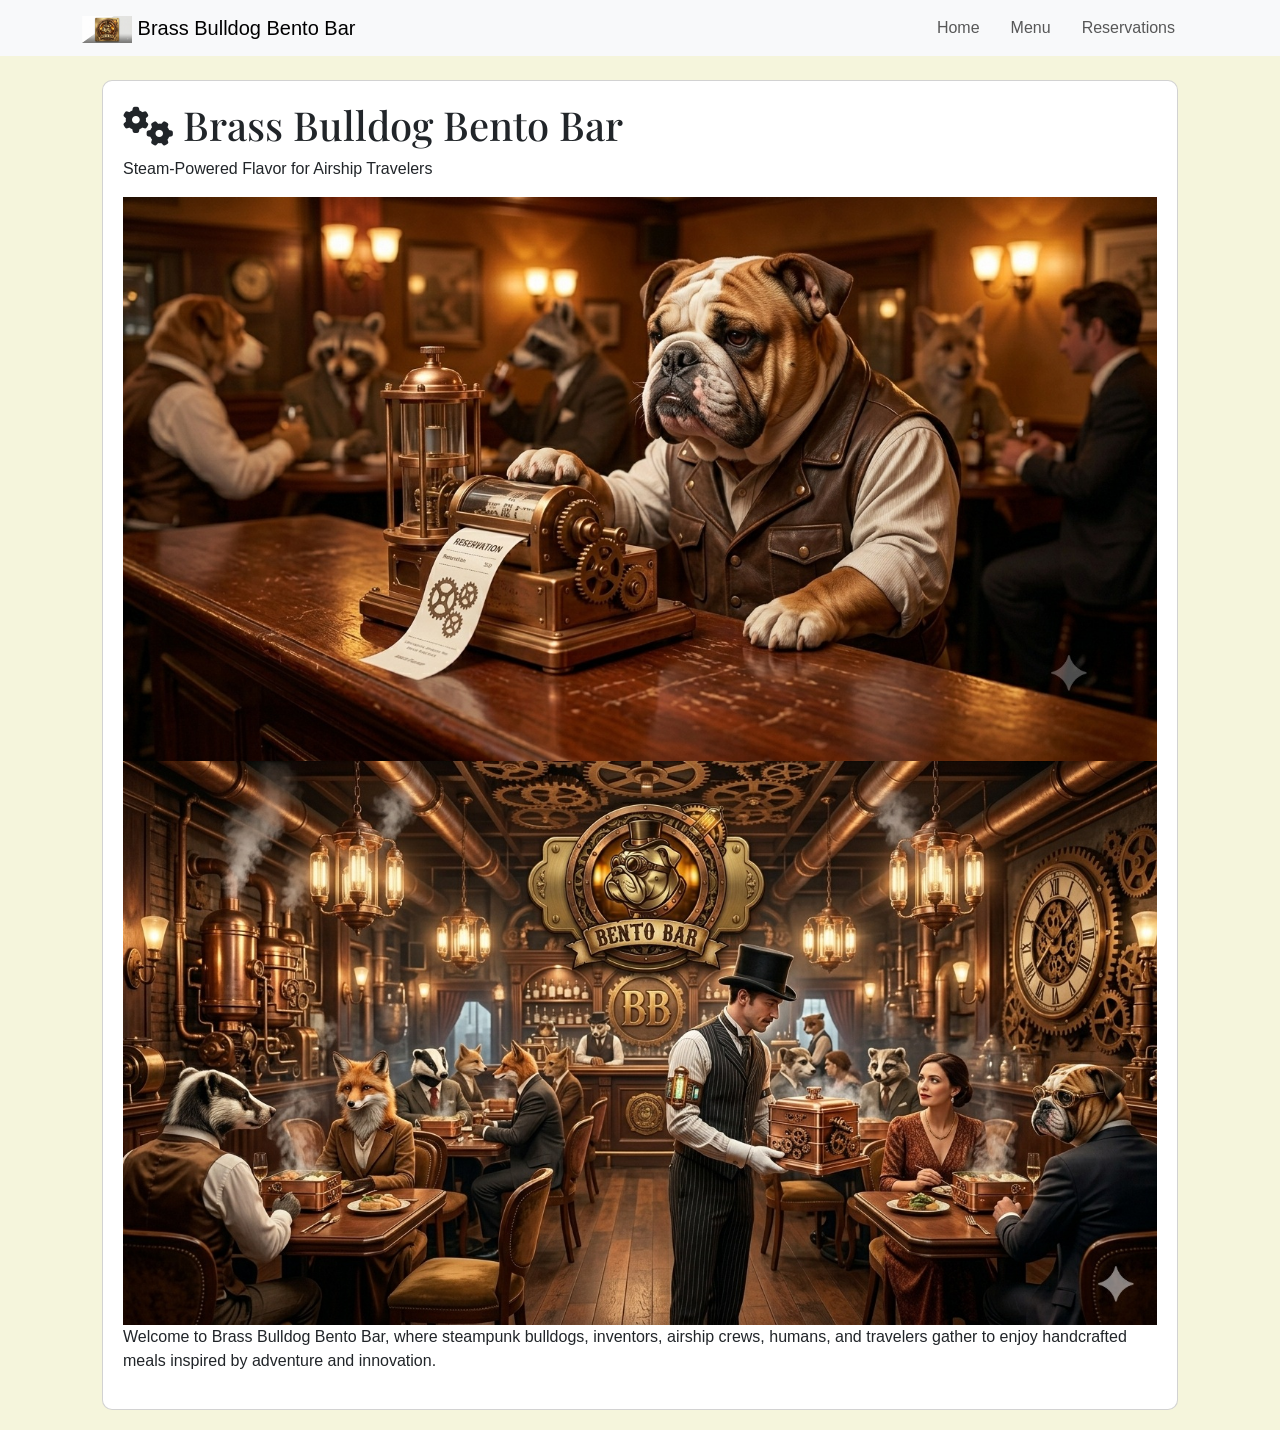
<file: Lab2-Restaurant/index.html>
<!DOCTYPE html>
<html lang="en">
<head>
    <meta charset="UTF-8">
    <meta name="viewport" content="width=device-width, initial-scale=1.0">

    <title>Brass Bulldog Bento Bar</title>

    <link href="https://cdn.jsdelivr.net/npm/bootstrap@5.3.8/dist/css/bootstrap.min.css" rel="stylesheet">

    <link rel="stylesheet" href="styles.css">

    <link rel="stylesheet"
href="https://cdnjs.cloudflare.com/ajax/libs/font-awesome/6.5.1/css/all.min.css">
</head>
<body>

<nav class="navbar navbar-expand-lg navbar-light bg-light">
    <div class="container">

        <a class="navbar-brand" href="index.html">
            <img src="images/logo.png" alt="Brass Bulldog Bento Bar Logo" width="50">
            Brass Bulldog Bento Bar
        </a>

        <button class="navbar-toggler" type="button"
                data-bs-toggle="collapse"
                data-bs-target="#navbarNav">
            <span class="navbar-toggler-icon"></span>
        </button>

        <div class="collapse navbar-collapse" id="navbarNav">
            <ul class="navbar-nav ms-auto">

                <li class="nav-item">
                    <a class="nav-link" href="index.html">Home</a>
                </li>

                <li class="nav-item">
                    <a class="nav-link" href="menu.html">Menu</a>
                </li>

                <li class="nav-item">
                    <a class="nav-link" href="reservations.html">Reservations</a>
                </li>

            </ul>
        </div>

    </div>
</nav>

<div class="container mt-4">

    <div class="card">

        <h1>
        <i class="fa-solid fa-gears"></i>
        Brass Bulldog Bento Bar
        </h1>

        <p>Steam-Powered Flavor for Airship Travelers</p>

        <img src="images/img1.jpg"
             alt="Steampunk restaurant interior">
        
        <img src="images/img2.jpg"
             alt="Steam-powered bulldog dining room">

        <p>
            Welcome to Brass Bulldog Bento Bar, where steampunk bulldogs,
            inventors, airship crews, humans, and travelers gather to enjoy
            handcrafted meals inspired by adventure and innovation.
        </p>

    </div>

</div>

    <script src="https://cdn.jsdelivr.net/npm/bootstrap@5.3.8/dist/js/bootstrap.bundle.min.js"></script>
    <script src="script.js"></script>

</body>
</html>
</file>
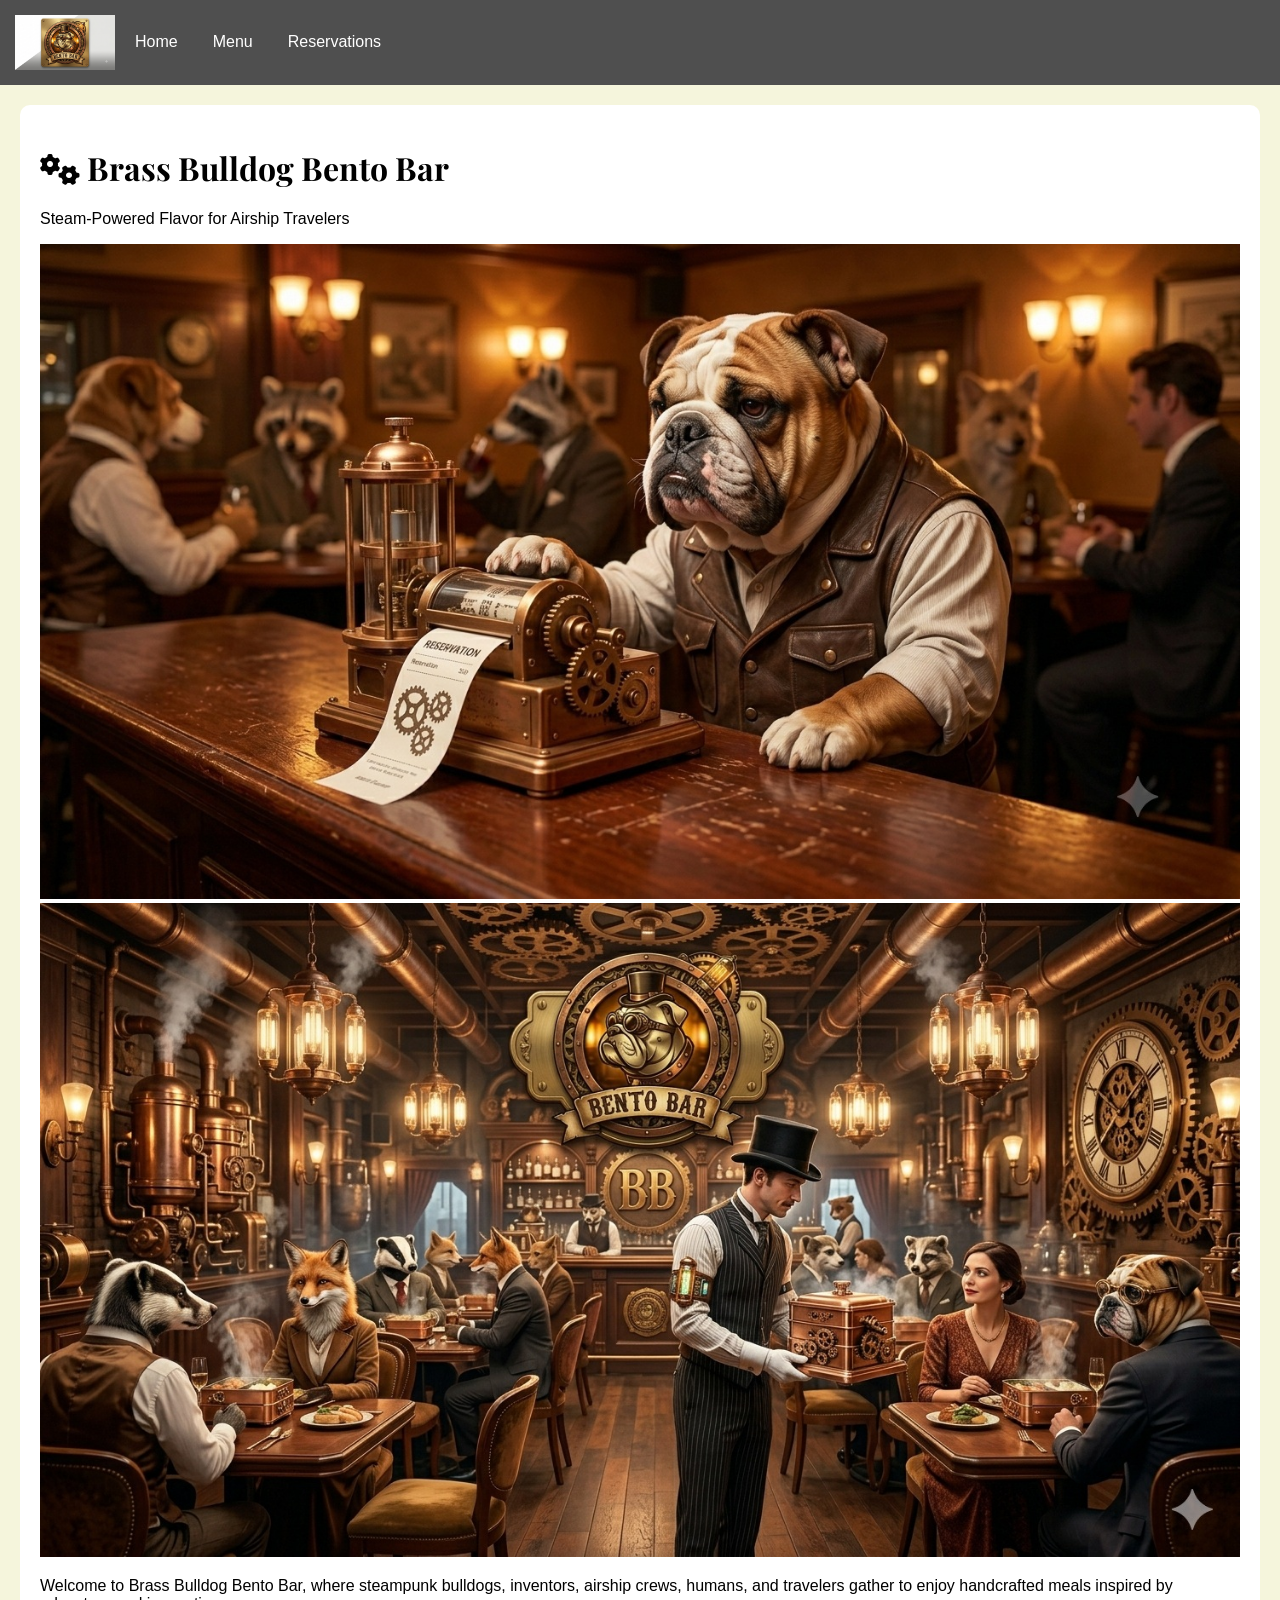
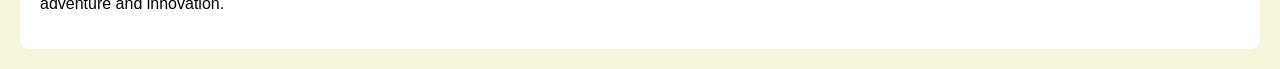
<file: restaurant-site/index.html>
<!DOCTYPE html>
<html lang="en">
<head>
    <meta charset="UTF-8">
    <meta name="viewport" content="width=device-width, initial-scale=1.0">
    <title>Brass Bulldog Bento Bar</title>
    <link rel="stylesheet" href="styles.css">
    <link rel="stylesheet"
href="https://cdnjs.cloudflare.com/ajax/libs/font-awesome/6.5.1/css/all.min.css">
</head>
<body>

    <nav>
        <img src="images/logo.png" alt="Brass Bulldog Bento Bar Logo" width="100">

        <a href="index.html">Home</a>
        <a href="menu.html">Menu</a>
        <a href="reservations.html">Reservations</a>
    </nav>

   <div class="card">

        <h1>
        <i class="fa-solid fa-gears"></i>
        Brass Bulldog Bento Bar
        </h1>

        <p>Steam-Powered Flavor for Airship Travelers</p>

        <img src="images/img1.jpg"
             alt="Steampunk restaurant interior">
        
        <img src="images/img2.jpg"
             alt="Steam-powered bulldog dining room">

        <p>
            Welcome to Brass Bulldog Bento Bar, where steampunk bulldogs,
            inventors, airship crews, humans, and travelers gather to enjoy
            handcrafted meals inspired by adventure and innovation.
        </p>

    </div>

</body>
</html>
</file>
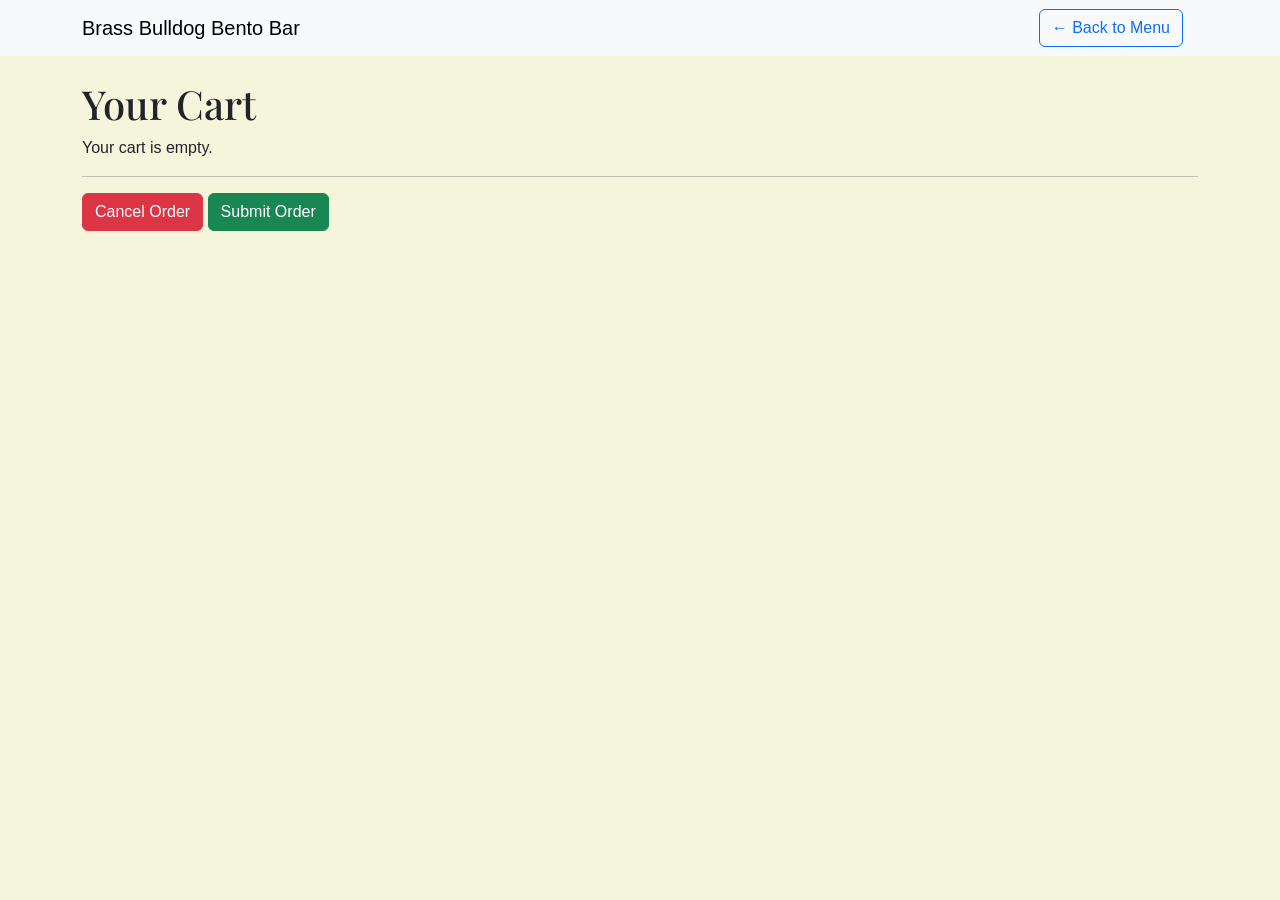
<file: Lab2-Restaurant/cart.html>
<!DOCTYPE html>
<html lang="en">
<head>
    <meta charset="UTF-8">
    <meta name="viewport" content="width=device-width, initial-scale=1.0">
    <title>Your Cart - Brass Bulldog Bento Bar</title>

    <link href="https://cdn.jsdelivr.net/npm/bootstrap@5.3.8/dist/css/bootstrap.min.css" rel="stylesheet">
    <link rel="stylesheet" href="styles.css">
</head>

<body>

<nav class="navbar navbar-expand-lg navbar-light bg-light">
    <div class="container">

        <a class="navbar-brand" href="index.html">
            Brass Bulldog Bento Bar
        </a>

        <div class="ms-auto">
            <a href="menu.html" class="btn btn-outline-primary">
                ← Back to Menu
            </a>
        </div>

    </div>
</nav>

<div class="container mt-4">

    <h1>Your Cart</h1>

    <div id="cartContainer"></div>

    <hr>

    <div id="cartSummary" class="mt-3"></div>

    <!-- MODAL TRIGGERS -->
    <div class="mt-3">
        <button class="btn btn-danger" data-bs-toggle="modal" data-bs-target="#cancelModal">
            Cancel Order
        </button>

        <button class="btn btn-success" data-bs-toggle="modal" data-bs-target="#submitModal">
            Submit Order
        </button>
    </div>

</div>

<!-- CANCEL MODAL -->
<div class="modal fade" id="cancelModal" tabindex="-1">
  <div class="modal-dialog">
    <div class="modal-content">

      <div class="modal-header">
        <h5 class="modal-title">Cancel Order</h5>
        <button type="button" class="btn-close" data-bs-dismiss="modal"></button>
      </div>

      <div class="modal-body">
        Are you sure you want to cancel your order? Your cart will be cleared.
      </div>

      <div class="modal-footer">
        <button class="btn btn-secondary" data-bs-dismiss="modal">
            Keep Order
        </button>

        <button class="btn btn-danger" onclick="confirmCancel()">
            Yes, Cancel
        </button>
      </div>

    </div>
  </div>
</div>

<!-- SUBMIT MODAL -->
<div class="modal fade" id="submitModal" tabindex="-1">
  <div class="modal-dialog">
    <div class="modal-content">

      <div class="modal-header">
        <h5 class="modal-title">Submit Order</h5>
        <button type="button" class="btn-close" data-bs-dismiss="modal"></button>
      </div>

      <div class="modal-body">
        Confirm your order? This will finalize your purchase and clear your cart.
      </div>

      <div class="modal-footer">
        <button class="btn btn-secondary" data-bs-dismiss="modal">
            Go Back
        </button>

        <button class="btn btn-success" onclick="confirmSubmit()">
            Place Order
        </button>
      </div>

    </div>
  </div>
</div>

<!-- SCRIPTS (IMPORTANT ORDER) -->
<script src="https://cdn.jsdelivr.net/npm/bootstrap@5.3.8/dist/js/bootstrap.bundle.min.js"></script>
<script src="script.js"></script>

</body>
</html>
</file>
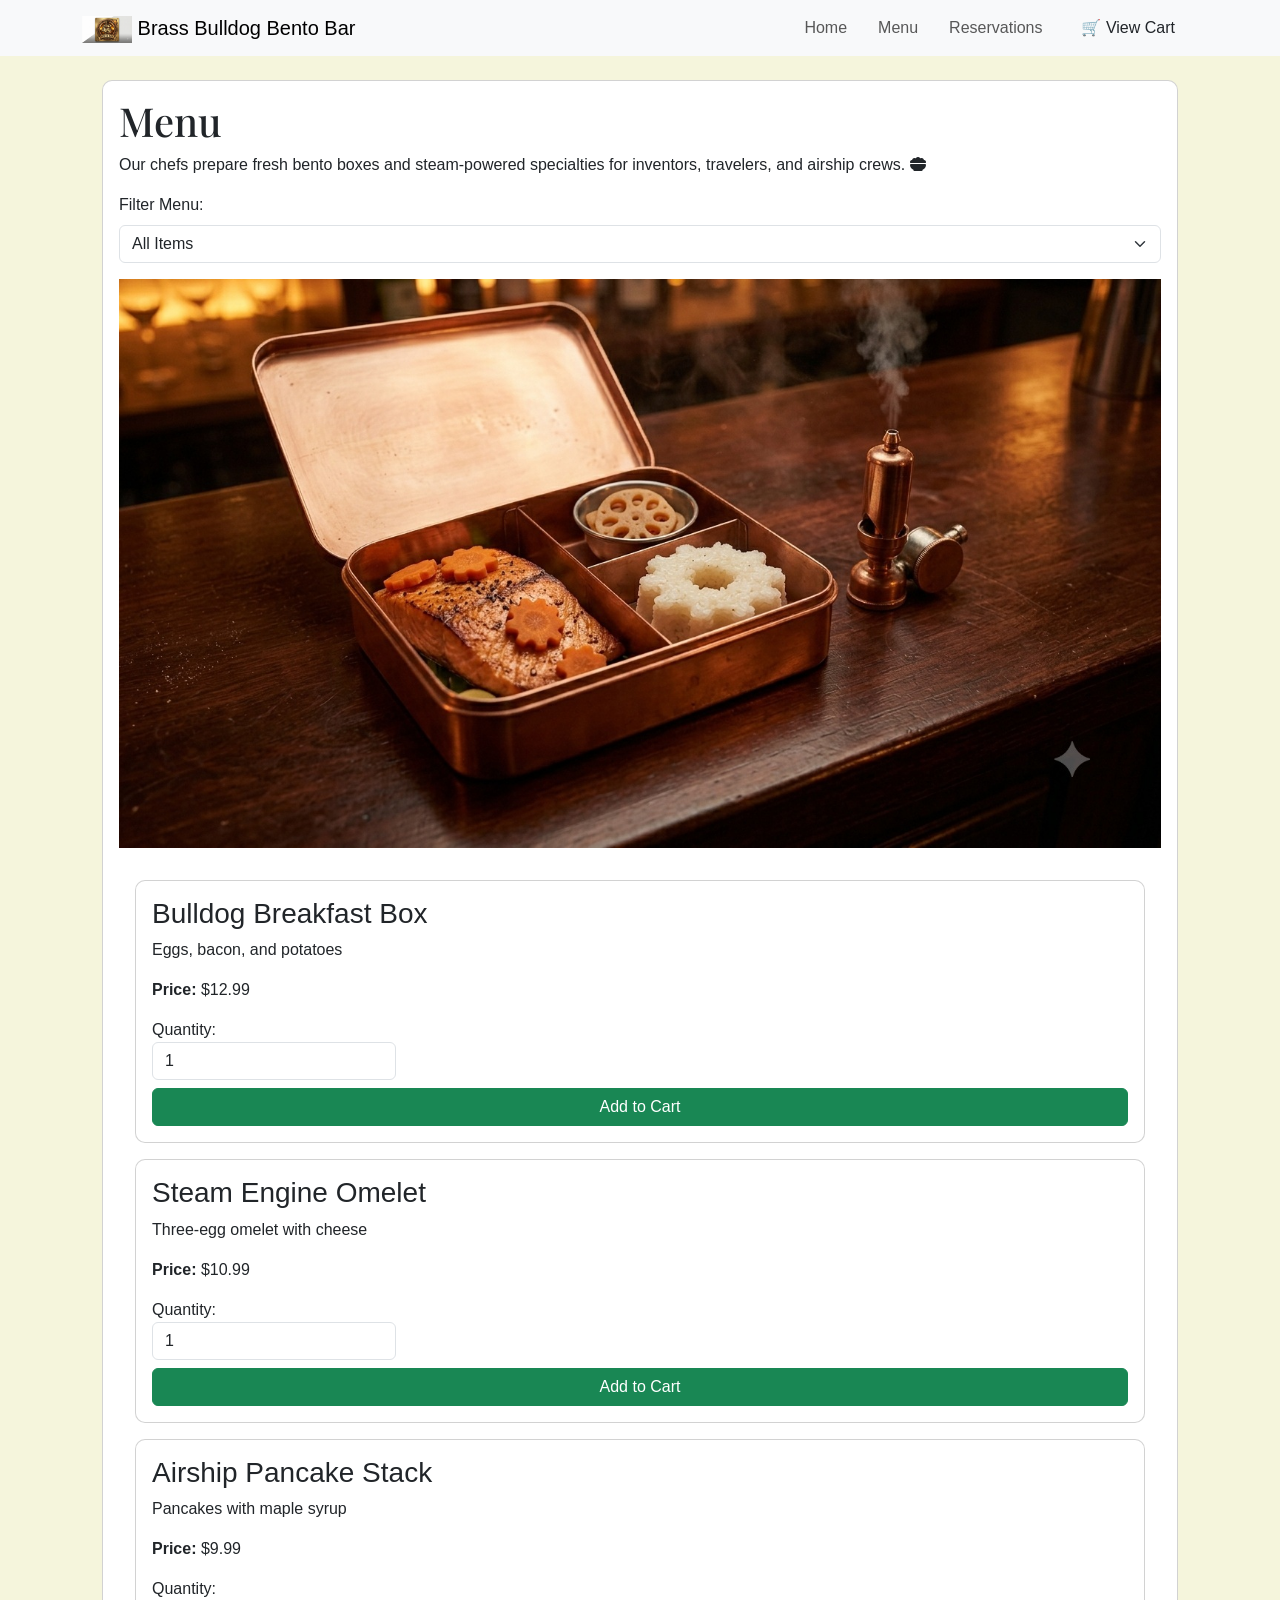
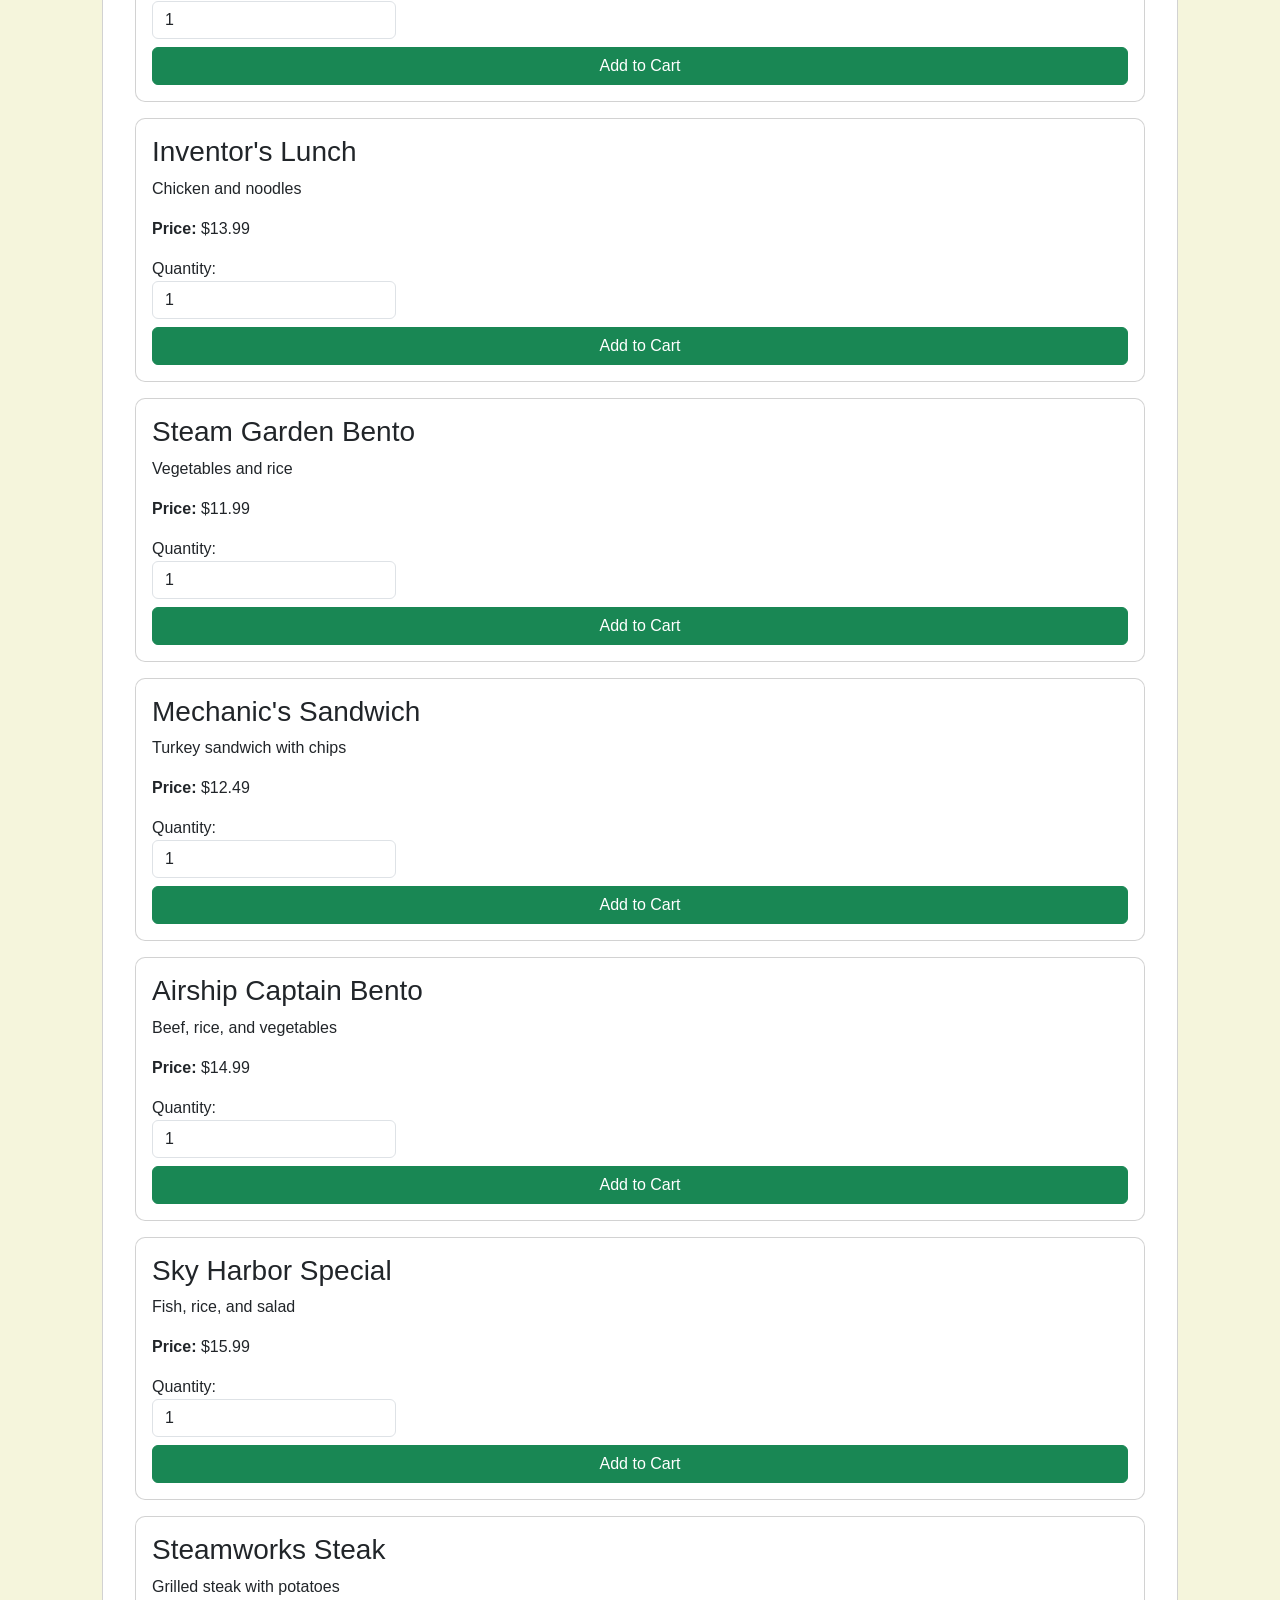
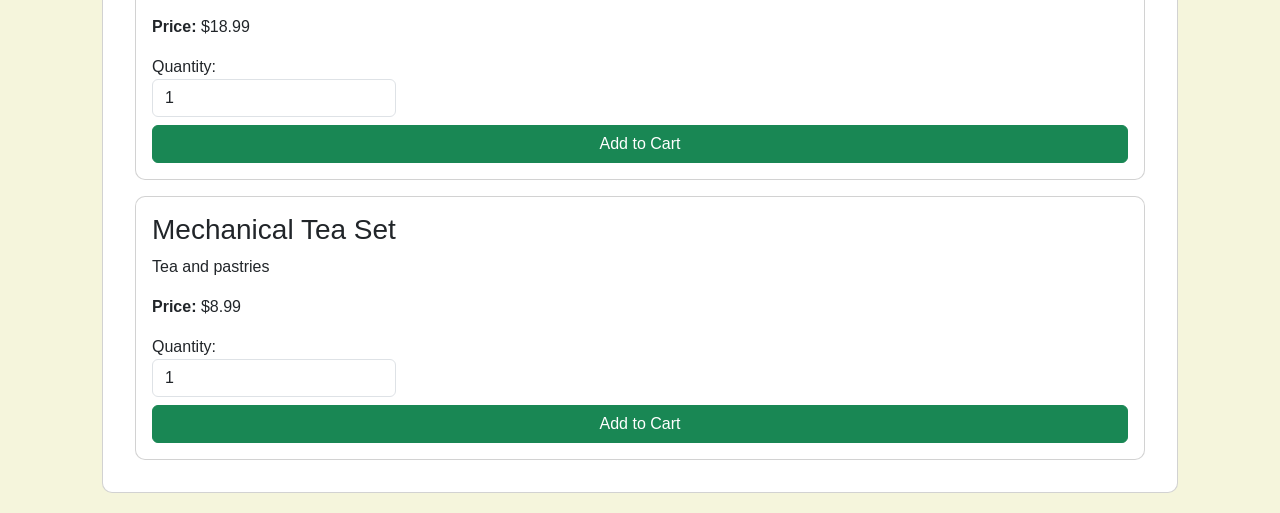
<file: Lab2-Restaurant/menu.html>
<!DOCTYPE html>
<html lang="en">
<head>
    <meta charset="UTF-8">
    <meta name="viewport" content="width=device-width, initial-scale=1.0">
    <title>Menu - Brass Bulldog Bento Bar</title>

    <link href="https://cdn.jsdelivr.net/npm/bootstrap@5.3.8/dist/css/bootstrap.min.css" rel="stylesheet">

    <link rel="stylesheet" href="styles.css">

    <link rel="stylesheet"
href="https://cdnjs.cloudflare.com/ajax/libs/font-awesome/6.5.1/css/all.min.css">
</head>
<body>

<nav class="navbar navbar-expand-lg navbar-light bg-light">
    <div class="container">

        <a class="navbar-brand" href="index.html">
            <img src="images/logo.png" alt="Brass Bulldog Bento Bar Logo" width="50">
            Brass Bulldog Bento Bar
        </a>

        <button class="navbar-toggler" type="button"
                data-bs-toggle="collapse"
                data-bs-target="#navbarNav">
            <span class="navbar-toggler-icon"></span>
        </button>

        <div class="collapse navbar-collapse" id="navbarNav">
            <ul class="navbar-nav ms-auto">

                <li class="nav-item">
                    <a class="nav-link" href="index.html">Home</a>
                </li>

                <li class="nav-item">
                    <a class="nav-link" href="menu.html">Menu</a>
                </li>

                <li class="nav-item">
                    <a class="nav-link" href="reservations.html">Reservations</a>
                </li>

                <!-- CART BUTTON -->
                <li class="nav-item">
                    <a class="nav-link btn btn-warning text-dark ms-2" href="cart.html">
                        🛒 View Cart
                    </a>
                </li>

            </ul>
        </div>

    </div>
</nav>

<div class="container mt-4">

<div class="card p-3">

<h1>Menu</h1>

<p>
Our chefs prepare fresh bento boxes and steam-powered specialties
for inventors, travelers, and airship crews.
<i class="fa-solid fa-bowl-food"></i>
</p>

<!-- FILTER DROPDOWN -->
<div class="mb-3">
    <label for="categoryFilter" class="form-label">Filter Menu:</label>

    <select id="categoryFilter" class="form-select">
        <option value="All">All Items</option>
        <option value="Breakfast">Breakfast</option>
        <option value="Lunch">Lunch</option>
        <option value="Dinner">Dinner</option>
    </select>
</div>

<img src="images/img3.jpg"
     alt="Bento meal selection"
     class="img-fluid mb-3">

<div id="menuContainer"></div>

</div>

</div>

<script src="https://cdn.jsdelivr.net/npm/bootstrap@5.3.8/dist/js/bootstrap.bundle.min.js"></script>
<script src="script.js"></script>

</body>
</html>
</file>
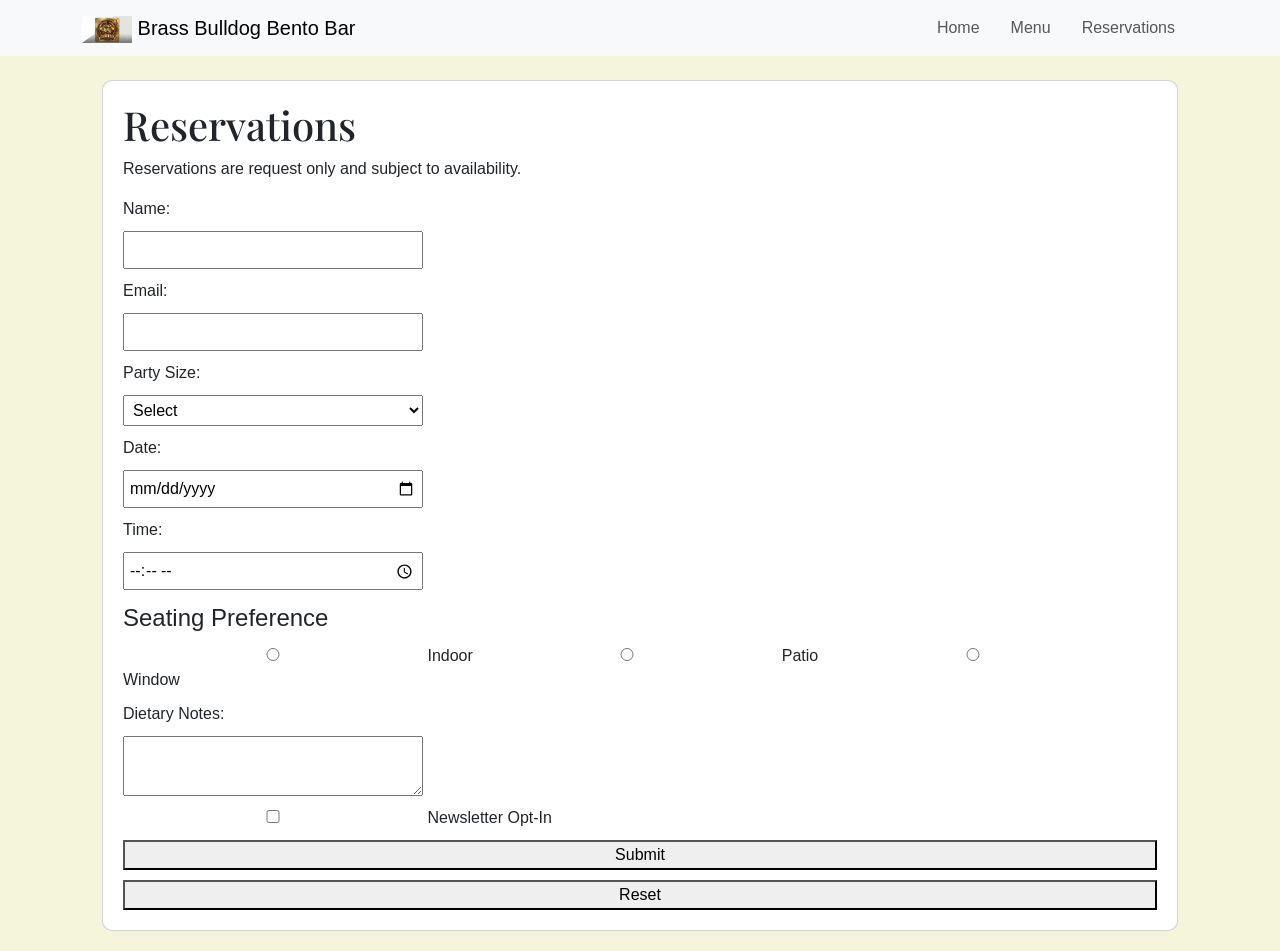
<file: Lab2-Restaurant/reservations.html>
<!DOCTYPE html>
<html lang="en">
<head>
    <meta charset="UTF-8">
    <meta name="viewport" content="width=device-width, initial-scale=1.0">
    <title>Reservations - Brass Bulldog Bento Bar</title>

    <link href="https://cdn.jsdelivr.net/npm/bootstrap@5.3.8/dist/css/bootstrap.min.css" rel="stylesheet">

    <link rel="stylesheet" href="styles.css">

    <link rel="stylesheet"
href="https://cdnjs.cloudflare.com/ajax/libs/font-awesome/6.5.1/css/all.min.css">
</head>
<body>

<nav class="navbar navbar-expand-lg navbar-light bg-light">
    <div class="container">

        <a class="navbar-brand" href="index.html">
            <img src="images/logo.png" alt="Brass Bulldog Bento Bar Logo" width="50">
            Brass Bulldog Bento Bar
        </a>

        <button class="navbar-toggler" type="button"
                data-bs-toggle="collapse"
                data-bs-target="#navbarNav">
            <span class="navbar-toggler-icon"></span>
        </button>

        <div class="collapse navbar-collapse" id="navbarNav">
            <ul class="navbar-nav ms-auto">

                <li class="nav-item">
                    <a class="nav-link" href="index.html">Home</a>
                </li>

                <li class="nav-item">
                    <a class="nav-link" href="menu.html">Menu</a>
                </li>

                <li class="nav-item">
                    <a class="nav-link" href="reservations.html">Reservations</a>
                </li>

            </ul>
        </div>

    </div>
</nav>
<div class="container mt-4">

<div class="card">

<h1>Reservations</h1>

<p>
Reservations are request only and subject to availability.
</p>

<form id="reservationForm">

<label for="name">Name:</label>
<input type="text" id="name">

<label for="email">Email:</label>
<input type="text" id="email">

<label for="party">Party Size:</label>
<select id="party">
<option value="">Select</option>
<option>1</option>
<option>2</option>
<option>3</option>
<option>4</option>
<option>5</option>
<option>6</option>
<option>7</option>
<option>8</option>
</select>

<label for="date">Date:</label>
<input type="date" id="date">

<label for="time">Time:</label>
<input type="time" id="time">

<fieldset>
<legend>Seating Preference</legend>

<input type="radio" name="seat" id="indoor">
<label for="indoor">Indoor</label>

<input type="radio" name="seat" id="patio">
<label for="patio">Patio</label>

<input type="radio" name="seat" id="window">
<label for="window">Window</label>

</fieldset>

<label for="notes">Dietary Notes:</label>
<textarea id="notes"></textarea>

<label>
<input type="checkbox">
Newsletter Opt-In
</label>

<button type="submit">Submit</button>
<button type="reset">Reset</button>

</form>

</div>

</div>

<script src="https://cdn.jsdelivr.net/npm/bootstrap@5.3.8/dist/js/bootstrap.bundle.min.js"></script>
<script src="script.js"></script>

</body>
</html>
</file>
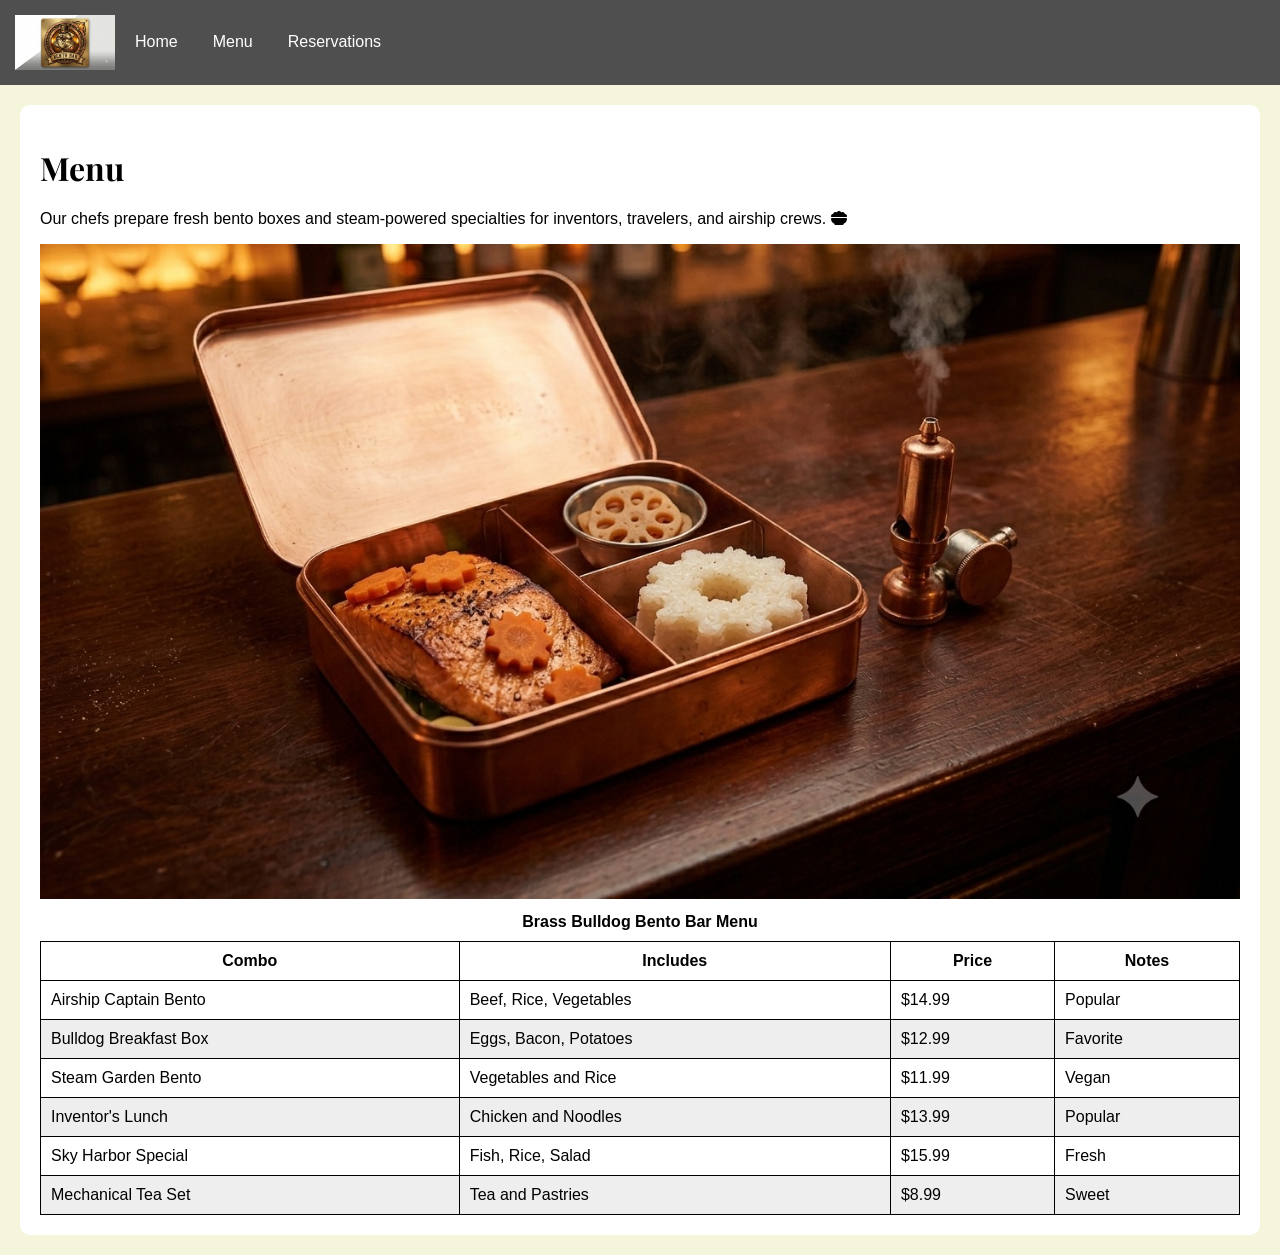
<file: restaurant-site/menu.html>
<!DOCTYPE html>
<html lang="en">
<head>
    <meta charset="UTF-8">
    <meta name="viewport" content="width=device-width, initial-scale=1.0">
    <title>Menu - Brass Bulldog Bento Bar</title>
    <link rel="stylesheet" href="styles.css">
    <link rel="stylesheet"
href="https://cdnjs.cloudflare.com/ajax/libs/font-awesome/6.5.1/css/all.min.css">
</head>
<body>

<nav>
    <img src="images/logo.png" alt="Brass Bulldog Bento Bar Logo" width="100">

    <a href="index.html">Home</a>
    <a href="menu.html">Menu</a>
    <a href="reservations.html">Reservations</a>
</nav>

<div class="card">

<h1>Menu</h1>

<p>
Our chefs prepare fresh bento boxes and steam-powered specialties
for inventors, travelers, and airship crews.
<i class="fa-solid fa-bowl-food"></i>
</p>

<img src="images/img3.jpg"
     alt="Bento meal selection">

<table>

<caption>Brass Bulldog Bento Bar Menu</caption>

<thead>
<tr>
    <th>Combo</th>
    <th>Includes</th>
    <th>Price</th>
    <th>Notes</th>
</tr>
</thead>

<tbody>
<tr>
    <td>Airship Captain Bento</td>
    <td>Beef, Rice, Vegetables</td>
    <td>$14.99</td>
    <td>Popular</td>
</tr>

<tr>
    <td>Bulldog Breakfast Box</td>
    <td>Eggs, Bacon, Potatoes</td>
    <td>$12.99</td>
    <td>Favorite</td>
</tr>

<tr>
    <td>Steam Garden Bento</td>
    <td>Vegetables and Rice</td>
    <td>$11.99</td>
    <td>Vegan</td>
</tr>

<tr>
    <td>Inventor's Lunch</td>
    <td>Chicken and Noodles</td>
    <td>$13.99</td>
    <td>Popular</td>
</tr>

<tr>
    <td>Sky Harbor Special</td>
    <td>Fish, Rice, Salad</td>
    <td>$15.99</td>
    <td>Fresh</td>
</tr>

<tr>
    <td>Mechanical Tea Set</td>
    <td>Tea and Pastries</td>
    <td>$8.99</td>
    <td>Sweet</td>
</tr>
</tbody>

</table>

</div>

</body>
</html>
</file>
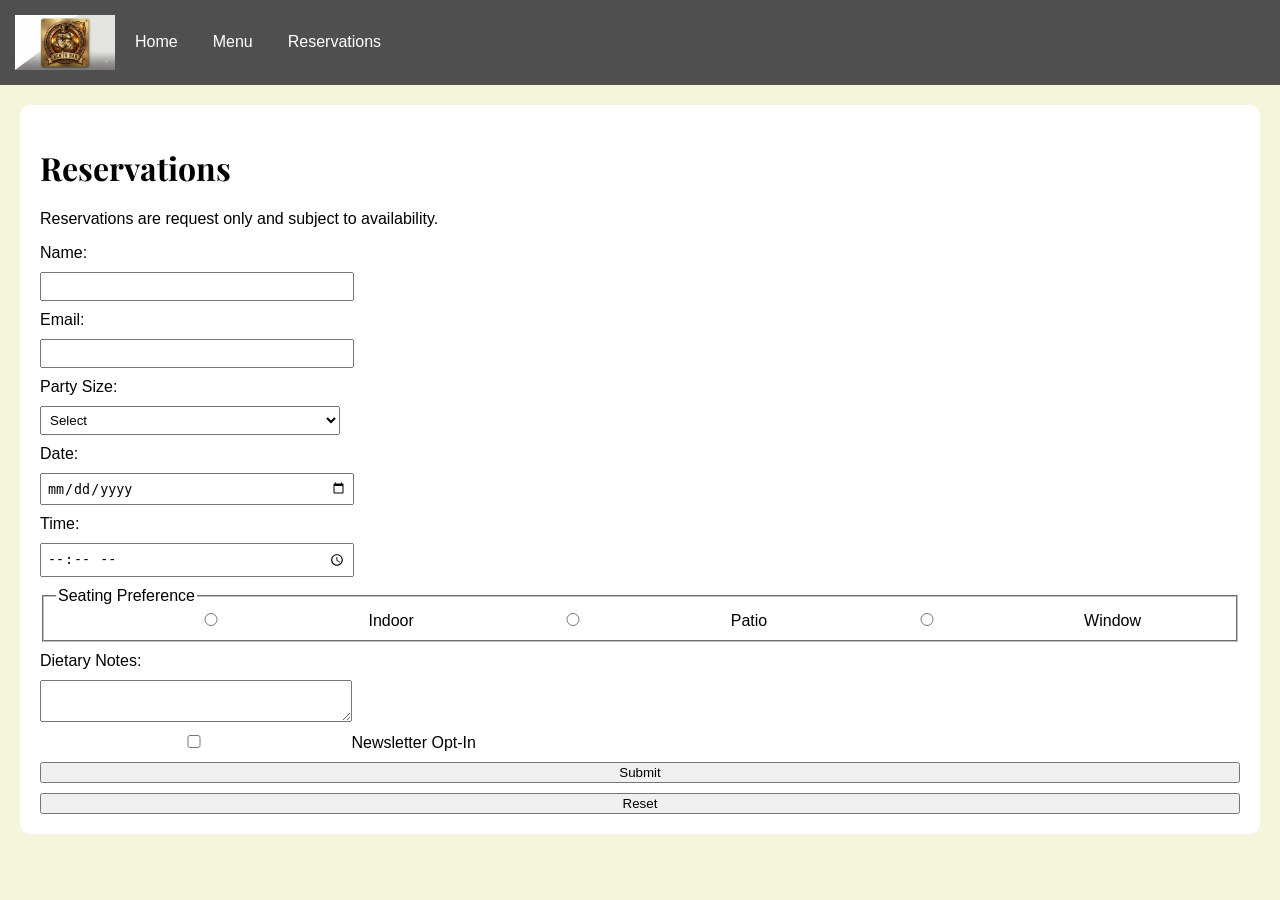
<file: restaurant-site/reservations.html>
<!DOCTYPE html>
<html lang="en">
<head>
    <meta charset="UTF-8">
    <meta name="viewport" content="width=device-width, initial-scale=1.0">
    <title>Reservations - Brass Bulldog Bento Bar</title>
    <link rel="stylesheet" href="styles.css">
    <link rel="stylesheet"
href="https://cdnjs.cloudflare.com/ajax/libs/font-awesome/6.5.1/css/all.min.css">
</head>
<body>

<nav>
    <img src="images/logo.png" alt="Brass Bulldog Bento Bar Logo" width="100">

    <a href="index.html">Home</a>
    <a href="menu.html">Menu</a>
    <a href="reservations.html">Reservations</a>
</nav>

<div class="card">

<h1>Reservations</h1>

<p>
Reservations are request only and subject to availability.
</p>

<form>

<label for="name">Name:</label>
<input type="text" id="name" maxlength="20" required>

<label for="email">Email:</label>
<input type="email" id="email" required>

<label for="party">Party Size:</label>
<select id="party" required>
<option value="">Select</option>
<option>1</option>
<option>2</option>
<option>3</option>
<option>4</option>
<option>5</option>
<option>6</option>
<option>7</option>
<option>8</option>
</select>

<label for="date">Date:</label>
<input type="date" id="date" required>

<label for="time">Time:</label>
<input type="time" id="time" required>

<fieldset>
<legend>Seating Preference</legend>

<input type="radio" name="seat" id="indoor">
<label for="indoor">Indoor</label>

<input type="radio" name="seat" id="patio">
<label for="patio">Patio</label>

<input type="radio" name="seat" id="window">
<label for="window">Window</label>

</fieldset>

<label for="notes">Dietary Notes:</label>
<textarea id="notes" maxlength="30"></textarea>

<label>
<input type="checkbox">
Newsletter Opt-In
</label>

<button type="submit">Submit</button>
<button type="reset">Reset</button>

</form>

</div>

</body>
</html>
</file>
<file: Lab2-Restaurant/styles.css>
/*
Color Theme:
Brass Gold, Cream, Steam Gray
Font Awesome: 
Gear icon is used in the Home Page h1.
Food bowl on menu page at the end of the paragraph
*/

@import url('https://fonts.googleapis.com/css2?family=Playfair+Display:wght@700&display=swap');

body {
    font-family: Arial, sans-serif;
    background-color: #f5f5dc;
    margin: 0;
}

h1 {
    font-family: 'Playfair Display', serif;
}

nav {
    display: flex;
    align-items: center;
    gap: 20px;
    background-color: #4f4f4f;
    padding: 15px;
}

nav a {
    color: white;
    text-decoration: none;
    margin-right: 15px;
}

nav a:hover {
    color: #b8860b;
}

.card {
    background: white;
    padding: 20px;
    margin: 20px;
    border-radius: 10px;
}

img {
    max-width: 100%;
    height: auto;
}

table {
    width: 100%;
    border-collapse: collapse;
}

caption {
    font-weight: bold;
    margin: 10px;
}

th,
td {
    border: 1px solid black;
    padding: 10px;
}

tbody tr:nth-child(even) {
    background-color: #eeeeee;
}

form {
    display: flex;
    flex-direction: column;
    gap: 10px;
}

input,
select,
textarea {
    width: 300px;
    padding: 5px;
}
</file>
<file: restaurant-site/styles.css>
/*
Color Theme:
Brass Gold, Cream, Steam Gray
Font Awesome: 
Gear icon is used in the Home Page h1.
Food bowl on menu page at the end of the paragraph
*/

@import url('https://fonts.googleapis.com/css2?family=Playfair+Display:wght@700&display=swap');

body {
    font-family: Arial, sans-serif;
    background-color: #f5f5dc;
    margin: 0;
}

h1 {
    font-family: 'Playfair Display', serif;
}

nav {
    display: flex;
    align-items: center;
    gap: 20px;
    background-color: #4f4f4f;
    padding: 15px;
}

nav a {
    color: white;
    text-decoration: none;
    margin-right: 15px;
}

nav a:hover {
    color: #b8860b;
}

.card {
    background: white;
    padding: 20px;
    margin: 20px;
    border-radius: 10px;
}

img {
    max-width: 100%;
    height: auto;
}

table {
    width: 100%;
    border-collapse: collapse;
}

caption {
    font-weight: bold;
    margin: 10px;
}

th,
td {
    border: 1px solid black;
    padding: 10px;
}

tbody tr:nth-child(even) {
    background-color: #eeeeee;
}

form {
    display: flex;
    flex-direction: column;
    gap: 10px;
}

input,
select,
textarea {
    width: 300px;
    padding: 5px;
}
</file>
